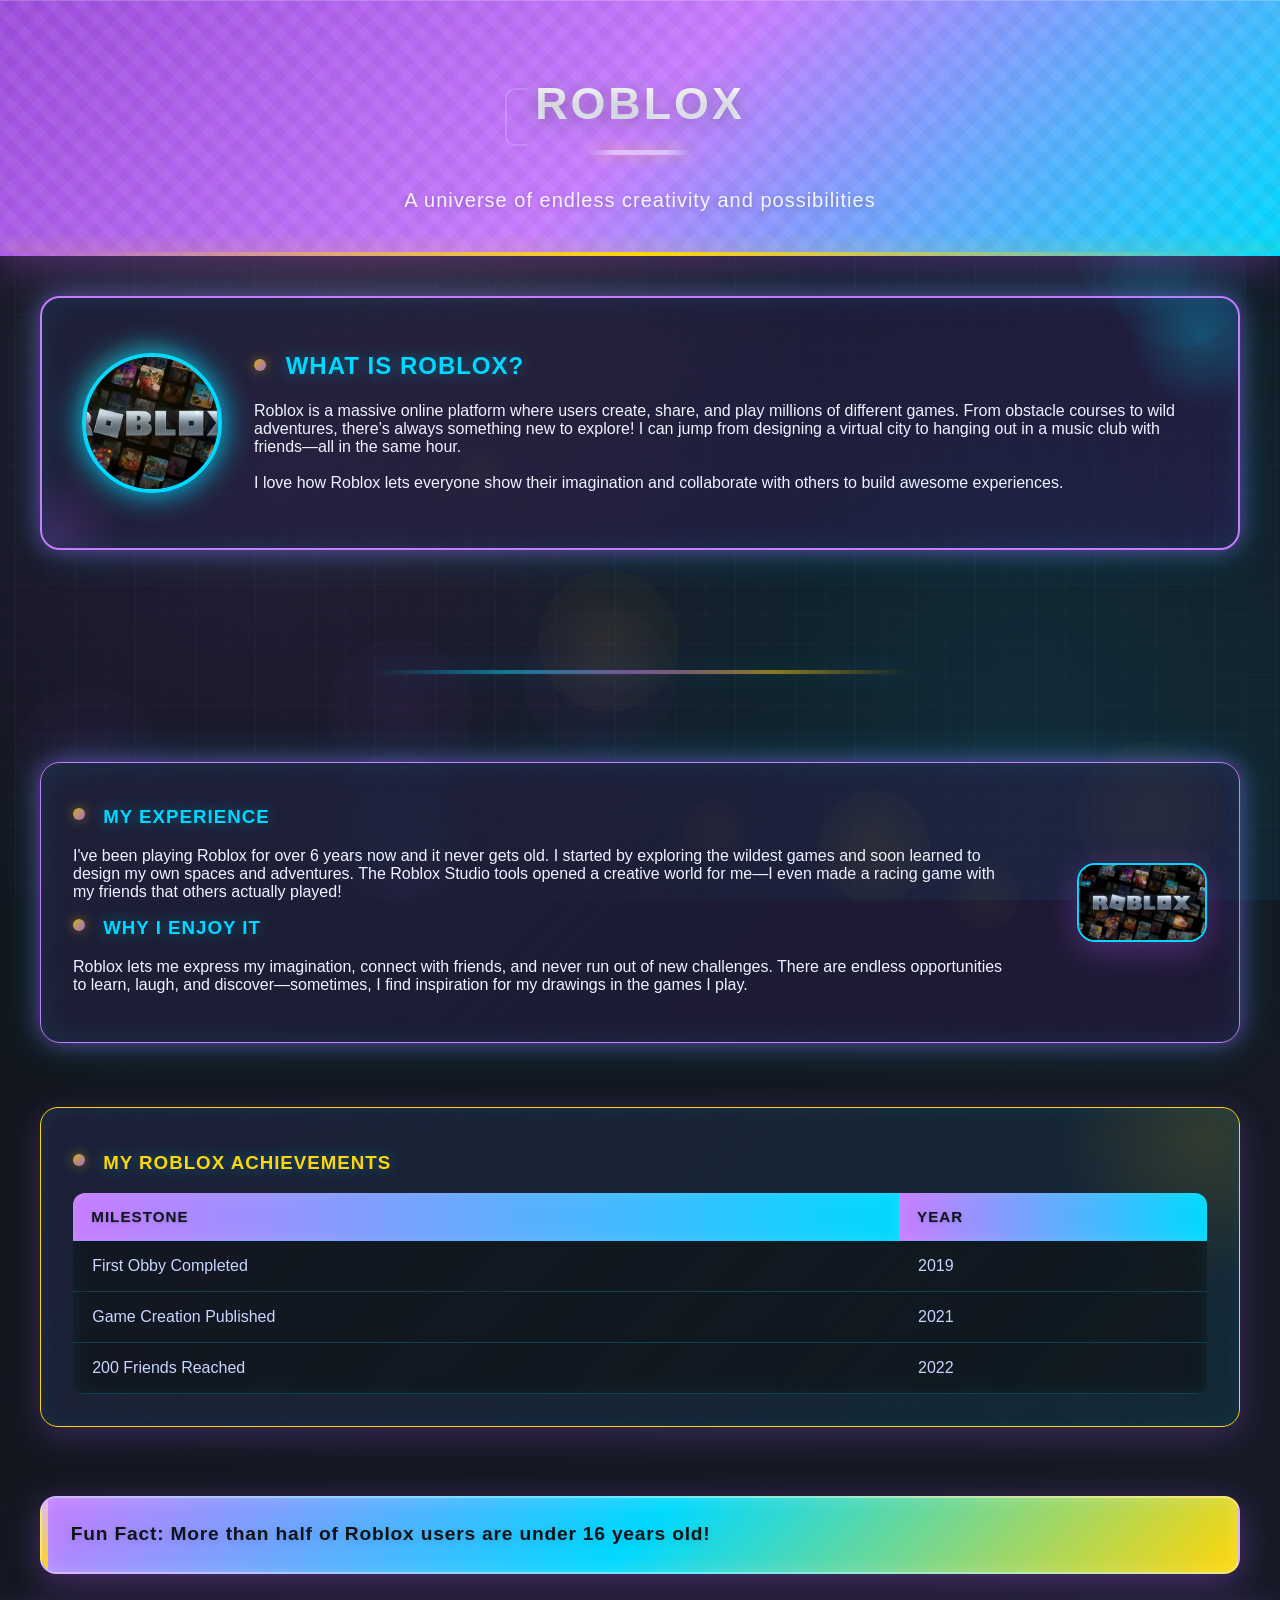
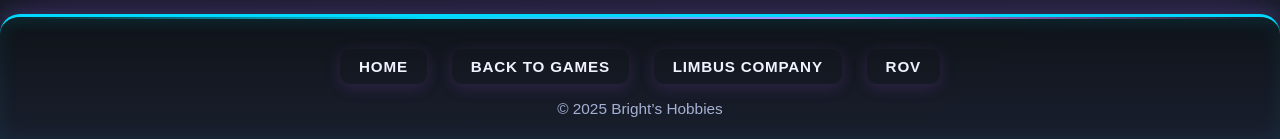
<file: roblox.html>
<!DOCTYPE html>
<html lang="en">
<head>
    <meta charset="UTF-8">
    <meta name="viewport" content="width=device-width, initial-scale=1.0">
    <title>Roblox - Bright's Hobbies</title>
    <link rel="stylesheet" href="style.css">
    <script src="decorations.js"></script>
    <script src="page-transitions-advanced.js"></script>
</head>
<body>
    <header>
        <h1>
            <span aria-label="cube" style="font-size:1.08em;vertical-align:middle;"></span>
            Roblox
            <span aria-label="sparkle" style="font-size:1.02em;vertical-align:middle;"></span>
        </h1>
        <p class="subtitle">A universe of endless creativity and possibilities</p>
    </header>
    <main class="hobby-main">
        <section class="about-me">
            <img src="OIP.jpeg" alt="Roblox gameplay" class="profile-img">
            <div>
                <h2>
                    <span aria-label="game controller" style="font-size:1em;color:var(--accent2);vertical-align:middle;"></span>
                    What is Roblox?
                </h2>
                <p>
                    Roblox is a massive online platform where users create, share, and play millions of different games. 
                    From obstacle courses to wild adventures, there’s always something new to explore! I can jump from designing a virtual city to hanging out in a music club with friends—all in the same hour.
                    <br><br>
                    I love how Roblox lets everyone show their imagination and collaborate with others to build awesome experiences.
                </p>
            </div>
        </section>
        <hr class="section-divider">
        <section class="hobby-content" style="margin-top:0;">
            <div>
                <h3>
                    <span aria-label="clock" style="font-size:.97em;color:var(--accent2);vertical-align:middle;"></span>
                    My Experience
                </h3>
                <p>
                    I've been playing Roblox for over 6 years now and it never gets old. I started by exploring the wildest games and soon learned to design my own spaces and adventures.  
                    The Roblox Studio tools opened a creative world for me—I even made a racing game with my friends that others actually played!
                </p>
                <h3>
                    <span aria-label="heart" style="font-size:.97em;color:var(--accent);vertical-align:middle;"></span>
                    Why I Enjoy It
                </h3>
                <p>
                    Roblox lets me express my imagination, connect with friends, and never run out of new challenges. 
                    There are endless opportunities to learn, laugh, and discover—sometimes, I find inspiration for my drawings in the games I play.
                </p>
            </div>
            <img src="OIP.jpeg" alt="Roblox gameplay" class="hobby-img">
        </section>
        <section class="hobby-table-section">
            <h3>
                <span aria-label="trophy" style="font-size:.94em;color:var(--accent3);vertical-align:middle;"></span>
                My Roblox Achievements
            </h3>
            <table>
                <tr>
                    <th>Milestone</th>
                    <th>Year</th>
                </tr>
                <tr>
                    <td>First Obby Completed <span aria-label="flag"></span></td>
                    <td>2019</td>
                </tr>
                <tr>
                    <td>Game Creation Published <span aria-label="rocket"></span></td>
                    <td>2021</td>
                </tr>
                <tr>
                    <td>200 Friends Reached <span aria-label="friends"></span></td>
                    <td>2022</td>
                </tr>
            </table>
        </section>
        <aside>
            <span style="font-size:1.13em;vertical-align:middle;"></span>
            <strong>Fun Fact:</strong> More than half of Roblox users are under 16 years old!
        </aside>
    </main>
    <footer>
        <nav>
            <a href="index.html">Home</a>
            <a href="games.html">Back to Games</a>
            <a href="limbus.html">Limbus Company</a>
            <a href="rov.html">ROV</a>
        </nav>
        <p>&copy; 2025 Bright’s Hobbies</p>
    </footer>
</body>
</html>
</file>
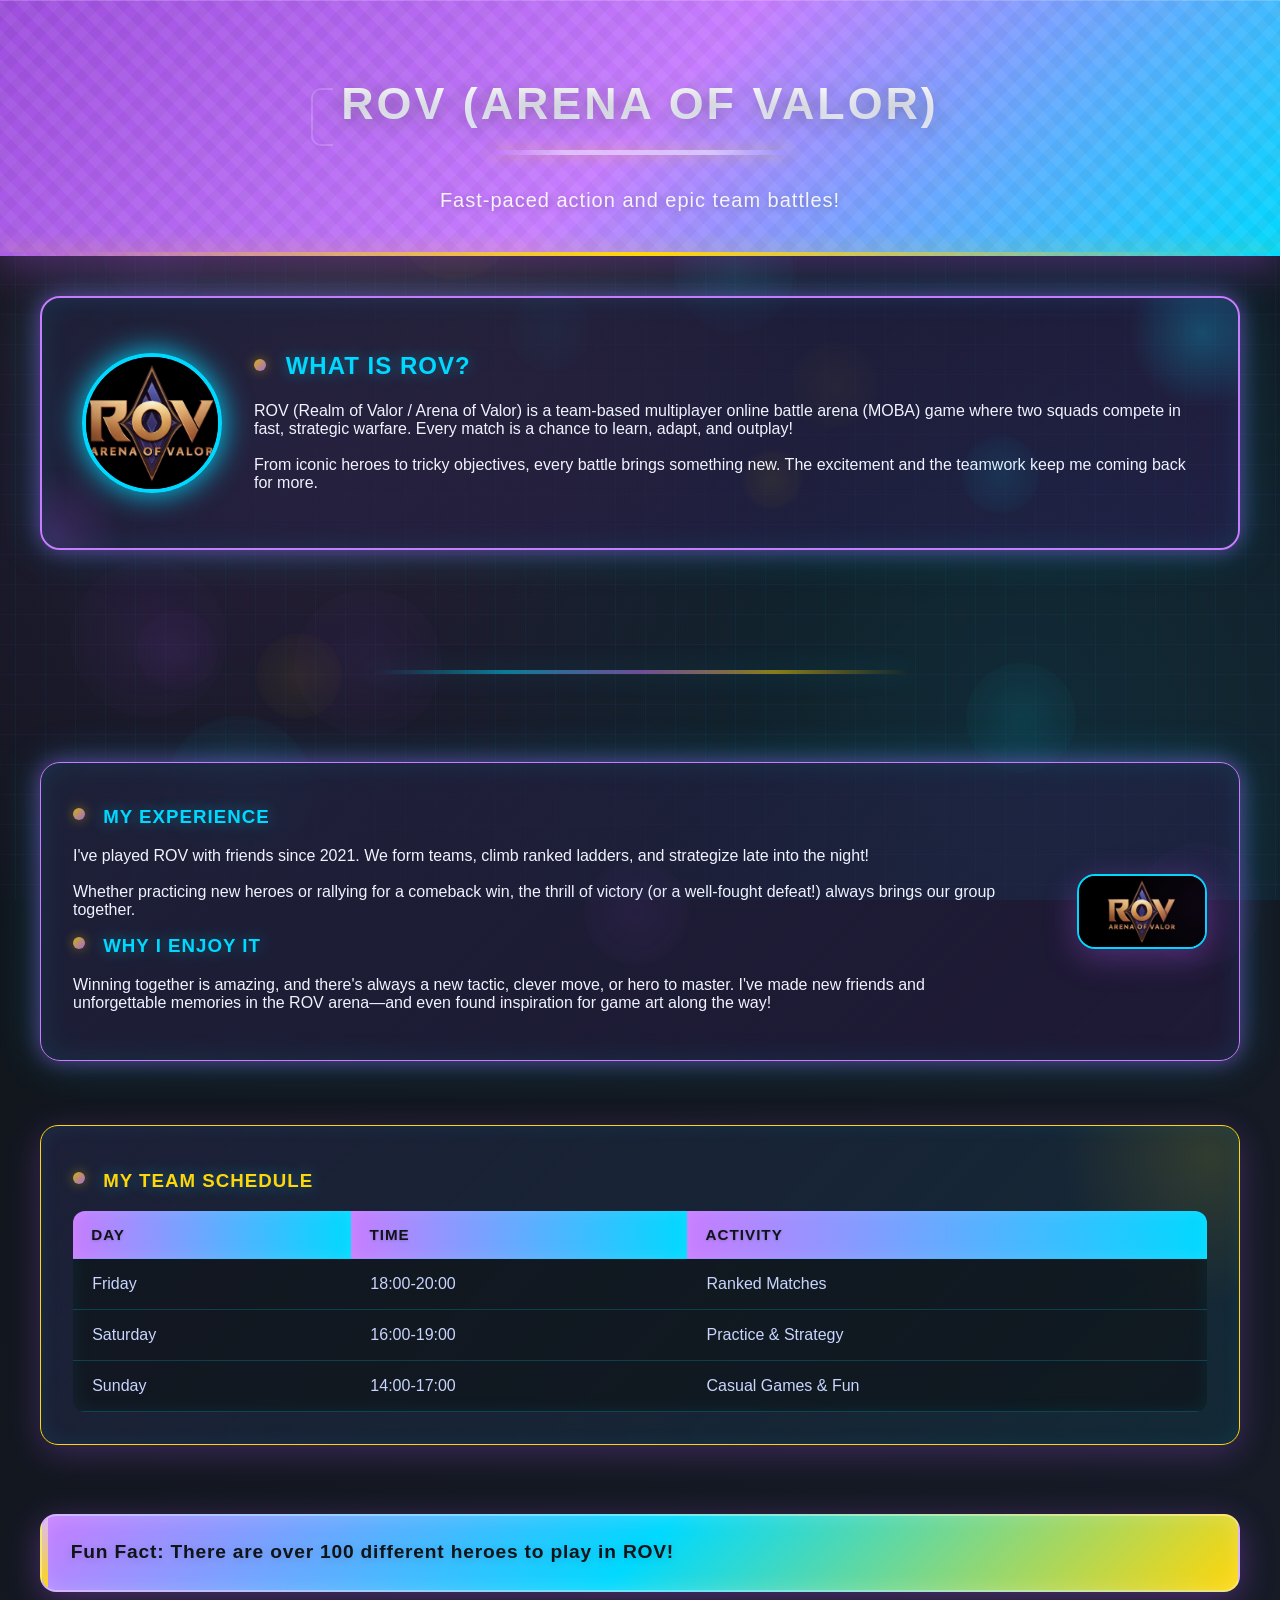
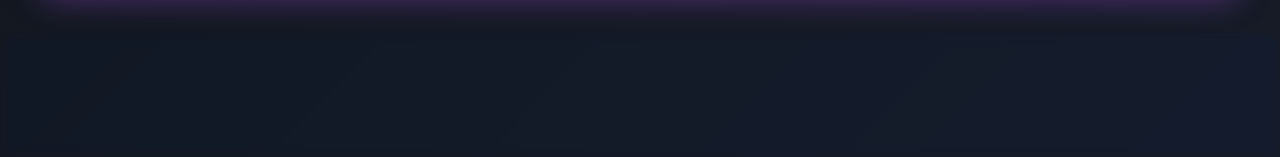
<file: rov.html>
<!DOCTYPE html>
<html lang="en">
<head>
    <meta charset="UTF-8">
    <meta name="viewport" content="width=device-width, initial-scale=1.0">
    <title>ROV - Bright's Hobbies</title>
    <link rel="stylesheet" href="style.css">
    <script src="decorations.js"></script>
    <script src="page-transitions-advanced.js"></script>
</head>
<body>
    <header>
        <h1>
            <span aria-label="crossed swords" style="font-size:1.09em;vertical-align:middle;"></span>
            ROV (Arena of Valor)
            <span aria-label="fire" style="font-size:1.05em;vertical-align:middle;"></span>
        </h1>
        <p class="subtitle">Fast-paced action and epic team battles!</p>
    </header>
    <main class="hobby-main">
        <section class="about-me">
            <img src="rov.jpeg" alt="ROV battle" class="profile-img">
            <div>
                <h2>
                    <span aria-label="zap" style="font-size:1em;color:gold;vertical-align:middle;"></span>
                    What is ROV?
                </h2>
                <p>
                    ROV (Realm of Valor / Arena of Valor) is a team-based multiplayer online battle arena (MOBA) game where two squads compete in fast, strategic warfare. Every match is a chance to learn, adapt, and outplay!
                    <br><br>
                    From iconic heroes to tricky objectives, every battle brings something new. The excitement and the teamwork keep me coming back for more.
                </p>
            </div>
        </section>
        <hr class="section-divider">
        <section class="hobby-content" style="margin-top:0;">
            <div>
                <h3>
                    <span aria-label="clock" style="font-size:.97em;color:var(--accent2);vertical-align:middle;"></span>
                    My Experience
                </h3>
                <p>
                    I've played ROV with friends since 2021. We form teams, climb ranked ladders, and strategize late into the night!
                    <br><br>
                    Whether practicing new heroes or rallying for a comeback win, the thrill of victory (or a well-fought defeat!) always brings our group together.
                </p>
                <h3>
                    <span aria-label="rocket" style="font-size:.97em;color:var(--accent);vertical-align:middle;"></span>
                    Why I Enjoy It
                </h3>
                <p>
                    Winning together is amazing, and there's always a new tactic, clever move, or hero to master.  
                    I've made new friends and unforgettable memories in the ROV arena—and even found inspiration for game art along the way!
                </p>
            </div>
            <img src="rov.jpeg" alt="ROV battle" class="hobby-img">
        </section>
        <section class="hobby-table-section">
            <h3>
                <span aria-label="calendar" style="font-size:.97em;color:var(--accent3);vertical-align:middle;"></span>
                My Team Schedule
            </h3>
            <table>
                <tr>
                    <th>Day</th>
                    <th>Time</th>
                    <th>Activity</th>
                </tr>
                <tr>
                    <td>Friday <span aria-label="friday"></span></td>
                    <td>18:00-20:00</td>
                    <td>Ranked Matches</td>
                </tr>
                <tr>
                    <td>Saturday <span aria-label="saturday"></span></td>
                    <td>16:00-19:00</td>
                    <td>Practice & Strategy</td>
                </tr>
                <tr>
                    <td>Sunday <span aria-label="sunday"></span></td>
                    <td>14:00-17:00</td>
                    <td>Casual Games & Fun</td>
                </tr>
            </table>
        </section>
        <aside>
            <span style="font-size:1.17em;vertical-align:middle;"></span>
            <strong>Fun Fact:</strong> There are over 100 different heroes to play in ROV!
        </aside>
    </main>
    <footer>
        <nav>
            <a href="index.html">Home</a>
            <a href="games.html">Back to Games</a>
            <a href="roblox.html">Roblox</a>
            <a href="limbus.html">Limbus Company</a>
        </nav>
        <p>&copy; 2025 Bright’s Hobbies</p>
    </footer>
</body>
</html>
</file>
<file: style.css>
:root {

    --bg1: #0f1419;
    --bg2: #1a1f2e;
    --primary: #9d4edd;
    --primary-light: #c77dff;
    --primary-dark: #5a189a;
    --accent-teal: #00d9ff;
    --accent-gold: #ffd60a;
    --accent-pink: #ff006e;
    --text: #f0f3ff;
    --text-secondary: #c8d6ff;
    --card-bg: #1e2139;
    --glass: rgba(15, 20, 25, 0.7);
    --neon-glow: 0 0 20px #9d4edd88, 0 0 40px #00d9ff44;
    --shadow: 0 4px 20px rgba(157, 78, 221, 0.2);
}

* {
    box-sizing: border-box;
}

body {
    margin: 0;
    font-family: 'Segoe UI', 'Roboto', 'Inter', Arial, sans-serif;
    min-height: 100vh;
    color: var(--text);
    background: linear-gradient(135deg, var(--bg1) 0%, var(--bg2) 50%, var(--primary-dark) 100%);
    background-size: 300% 300%;
    animation: animateBG 15s ease-in-out infinite;
    display: flex;
    flex-direction: column;
    position: relative;
    overflow-x: hidden;
}

@keyframes animateBG {
    0% { background-position: 0% 50%; }
    50% { background-position: 100% 50%; }
    100% { background-position: 0% 50%; }
}


body::before {
    content: "";
    position: fixed;
    top: 0;
    left: 0;
    width: 100%;
    height: 100%;
    background: 
        radial-gradient(circle at 20% 50%, rgba(157, 78, 221, 0.15) 0%, transparent 50%),
        radial-gradient(circle at 80% 80%, rgba(0, 217, 255, 0.1) 0%, transparent 50%),
        radial-gradient(circle at 30% 20%, rgba(255, 214, 10, 0.08) 0%, transparent 40%);
    animation: gradientShift 20s ease-in-out infinite;
    pointer-events: none;
    z-index: 0;
}

@keyframes gradientShift {
    0%, 100% { 
        background: 
            radial-gradient(circle at 20% 50%, rgba(157, 78, 221, 0.15) 0%, transparent 50%),
            radial-gradient(circle at 80% 80%, rgba(0, 217, 255, 0.1) 0%, transparent 50%),
            radial-gradient(circle at 30% 20%, rgba(255, 214, 10, 0.08) 0%, transparent 40%);
    }
    50% { 
        background: 
            radial-gradient(circle at 80% 50%, rgba(157, 78, 221, 0.15) 0%, transparent 50%),
            radial-gradient(circle at 20% 80%, rgba(0, 217, 255, 0.1) 0%, transparent 50%),
            radial-gradient(circle at 70% 80%, rgba(255, 214, 10, 0.08) 0%, transparent 40%);
    }
}


body::after {
    content: "";
    position: fixed;
    top: 0;
    left: 0;
    width: 100%;
    height: 100%;
    background-image: 
        linear-gradient(0deg, transparent 24%, rgba(157, 78, 221, 0.05) 25%, rgba(157, 78, 221, 0.05) 26%, transparent 27%, transparent 74%, rgba(157, 78, 221, 0.05) 75%, rgba(157, 78, 221, 0.05) 76%, transparent 77%, transparent),
        linear-gradient(90deg, transparent 24%, rgba(0, 217, 255, 0.04) 25%, rgba(0, 217, 255, 0.04) 26%, transparent 27%, transparent 74%, rgba(0, 217, 255, 0.04) 75%, rgba(0, 217, 255, 0.04) 76%, transparent 77%, transparent);
    background-size: 60px 60px;
    pointer-events: none;
    z-index: 0;
    animation: gridMove 20s linear infinite;
}

@keyframes gridMove {
    0% { background-position: 0 0; }
    100% { background-position: 60px 60px; }
}

main, footer {
    position: relative;
    z-index: 2;
}


header {
    padding: 3rem 1rem 1.5rem 1rem;
    background: linear-gradient(135deg, var(--primary) 0%, var(--primary-light) 50%, var(--accent-teal) 100%);
    color: white;
    text-align: center;
    position: relative;
    box-shadow: 0 10px 40px rgba(157, 78, 221, 0.4), inset 0 1px 0 rgba(255,255,255,0.2);
    z-index: 10;
    overflow: hidden;
}


header::before {
    content: "";
    position: absolute;
    top: 0;
    left: 0;
    right: 0;
    bottom: 0;
    background: 
        repeating-linear-gradient(45deg, transparent, transparent 10px, rgba(255,255,255,0.05) 10px, rgba(255,255,255,0.05) 20px),
        repeating-linear-gradient(-45deg, transparent, transparent 10px, rgba(0,0,0,0.03) 10px, rgba(0,0,0,0.03) 20px);
    pointer-events: none;
}

header::after {
    content: "";
    position: absolute;
    bottom: 0;
    left: 0;
    right: 0;
    height: 4px;
    background: linear-gradient(90deg, transparent, var(--accent-gold), transparent);
    box-shadow: 0 0 20px rgba(255, 214, 10, 0.6);
}

header h1 {
    margin-bottom: 0.3em;
    font-size: 2.8rem;
    letter-spacing: 3px;
    text-shadow: 0 4px 20px rgba(0,0,0,0.3), 0 0 30px rgba(255,255,255,0.2);
    display: inline-block;
    position: relative;
    z-index: 2;
    font-weight: 900;
    text-transform: uppercase;
    background: linear-gradient(180deg, #ffffff 0%, #e0e7ff 100%);
    -webkit-background-clip: text;
    -webkit-text-fill-color: transparent;
    background-clip: text;
}


header h1::before {
    content: "";
    position: absolute;
    left: -30px;
    top: 50%;
    transform: translateY(-50%);
    width: 20px;
    height: 70%;
    border: 2px solid rgba(255,255,255,0.3);
    border-right: none;
    border-radius: 10px 0 0 10px;
    opacity: 0.6;
    animation: bracketGlow 2s ease-in-out infinite;
}

@keyframes bracketGlow {
    0%, 100% { box-shadow: 0 0 0 rgba(255, 214, 10, 0); }
    50% { box-shadow: inset 0 0 10px rgba(255, 214, 10, 0.4); }
}

header h1::after {
    content: "";
    display: block;
    margin: 15px auto 0 auto;
    width: 50%;
    height: 5px;
    border-radius: 3px;
    background: linear-gradient(90deg, transparent, rgba(255,255,255,0.5) 25%, rgba(255,255,255,0.5) 75%, transparent);
    transition: all 0.4s cubic-bezier(0.36, 1, 0.49, 0.98);
    box-shadow: 0 0 15px rgba(255, 214, 10, 0.4);
}

header:hover h1::after { 
    width: 80%;
    box-shadow: 0 0 25px rgba(255, 214, 10, 0.7), 0 0 40px rgba(0, 217, 255, 0.4);
}

.subtitle {
    font-size: 1.25rem;
    font-weight: 300;
    opacity: 0.95;
    text-shadow: 0 2px 8px rgba(0,0,0,0.3);
    position: relative;
    z-index: 2;
    letter-spacing: 1px;
    color: rgba(255,255,255,0.95);
}

.header-inner {
    max-width: 1100px;
    margin: 0 auto;
    display: flex;
    flex-direction: column;
    align-items: center;
    gap: 0.8rem;
    padding: 0 0.6rem;
    position: relative;
    z-index: 2;
}

.primary-nav {
    margin-top: 1rem;
    width: 100%;
}

.primary-nav ul {
    list-style: none;
    margin: 0;
    padding: 0;
    display: flex;
    gap: 1rem;
    justify-content: center;
    align-items: center;
    flex-wrap: wrap;
}

.primary-nav a {
    color: rgba(255,255,255,0.9);
    text-decoration: none;
    font-weight: 700;
    font-size: 1.05rem;
    padding: 10px 20px;
    border-radius: 10px;
    margin: 0 2px;
    transition: all 0.3s ease;
    border: 2px solid transparent;
    outline: none;
    box-shadow: 0 4px 15px rgba(0,0,0,0.2);
    display: inline-block;
    position: relative;
    overflow: hidden;
    text-transform: uppercase;
    letter-spacing: 1px;
    font-size: 0.95rem;
}

.primary-nav a::before {
    content: "";
    position: absolute;
    top: 0;
    left: -100%;
    width: 100%;
    height: 100%;
    background: rgba(255,255,255,0.2);
    transition: left 0.3s ease;
    z-index: -1;
}

.primary-nav a:hover::before {
    left: 0;
}

.primary-nav a.current,
.primary-nav a:hover,
.primary-nav a:focus {
    background: rgba(255, 214, 10, 0.95);
    color: #0f1419;
    border: 2px solid rgba(255,255,255,0.5);
    box-shadow: 0 6px 20px rgba(255, 214, 10, 0.5), inset 0 0 15px rgba(255,255,255,0.2);
    transform: translateY(-3px);
}

@media (max-width: 700px) {
    header h1 {
        font-size: 1.8rem;
        letter-spacing: 2px;
    }
    .primary-nav a { 
        padding: 8px 14px; 
        font-size: 0.85rem;
    }
}


main.home-main {
    display: grid;
    grid-template-columns: 1fr 1.2fr;
    gap: 2.5rem;
    padding: 2.5rem;
}

@media (max-width: 900px) { 
    main.home-main { grid-template-columns: 1fr; } 
}

.about-me {
    background: linear-gradient(135deg, rgba(30, 33, 57, 0.9) 0%, rgba(90, 24, 154, 0.2) 100%);
    border-radius: 20px;
    box-shadow: var(--neon-glow), inset 0 0 30px rgba(0, 217, 255, 0.1);
    border: 2px solid var(--primary-light);
    padding: 2.5rem;
    display: flex;
    flex-direction: row;
    align-items: center;
    gap: 2rem;
    margin-bottom: 2rem;
    min-width: 220px;
    position: relative;
    overflow: hidden;
    transition: all 0.4s cubic-bezier(0.34, 1.56, 0.64, 1);
}


.about-me::before {
    content: "";
    position: absolute;
    top: -40px;
    right: -40px;
    width: 150px;
    height: 150px;
    background: radial-gradient(circle, rgba(0, 217, 255, 0.25) 0%, transparent 70%);
    border-radius: 50%;
    animation: float-elem 5s ease-in-out infinite;
    z-index: 1;
}

.about-me::after {
    content: "";
    position: absolute;
    bottom: -50px;
    left: -50px;
    width: 130px;
    height: 130px;
    background: radial-gradient(circle, rgba(157, 78, 221, 0.2) 0%, transparent 70%);
    border-radius: 50%;
    animation: float-elem 6s ease-in-out infinite reverse;
    z-index: 1;
}

@keyframes float-elem {
    0%, 100% { transform: translate(0, 0) scale(1); }
    50% { transform: translate(20px, -20px) scale(1.15); }
}

.about-me:hover {
    transform: translateY(-10px);
    box-shadow: 0 0 40px #9d4edd, 0 0 60px #00d9ff60, inset 0 0 40px rgba(0, 217, 255, 0.15);
    border-color: var(--accent-teal);
}

.about-me .profile-img {
    width: 140px;
    height: 140px;
    border-radius: 50%;
    object-fit: cover;
    border: 4px solid var(--accent-teal);
    box-shadow: 0 0 30px var(--accent-teal), inset 0 0 20px rgba(0, 217, 255, 0.2);
    transition: all 0.4s ease;
    flex-shrink: 0;
    position: relative;
    z-index: 3;
}

.about-me .profile-img::after {
    content: "";
    position: absolute;
    inset: -6px;
    border-radius: 50%;
    border: 2px solid var(--accent-gold);
    opacity: 0;
    animation: pulse-border 2.5s ease-in-out infinite;
}

@keyframes pulse-border {
    0%, 100% { transform: scale(1); opacity: 0; }
    50% { transform: scale(1.08); opacity: 0.8; }
}

.about-me .profile-img:hover {
    transform: scale(1.12) rotate(-5deg);
    filter: brightness(1.2);
    box-shadow: 0 0 40px var(--accent-teal), 0 0 60px rgba(0, 217, 255, 0.4), inset 0 0 25px rgba(0, 217, 255, 0.3);
}

@media (max-width: 700px) { 
    .about-me { 
        flex-direction: column; 
        text-align: center; 
        gap: 1rem;
    } 
}

.hobbies-list {
    background: linear-gradient(135deg, rgba(30, 33, 57, 0.9) 0%, rgba(0, 217, 255, 0.1) 100%);
    border-radius: 20px;
    padding: 2rem;
    min-width: 220px;
    box-shadow: var(--neon-glow), inset 0 0 30px rgba(0, 217, 255, 0.08);
    border: 2px solid var(--accent-teal);
    position: relative;
    overflow: hidden;
}

.hobbies-list::before {
    content: "";
    position: absolute;
    top: 0;
    right: 0;
    width: 200px;
    height: 200px;
    background: linear-gradient(135deg, rgba(0, 217, 255, 0.15) 0%, transparent 60%);
    border-radius: 0 0 0 200px;
    pointer-events: none;
}

.hobbies-list::after {
    content: "";
    position: absolute;
    bottom: 0;
    left: 0;
    width: 150px;
    height: 150px;
    background: linear-gradient(45deg, rgba(157, 78, 221, 0.12) 0%, transparent 60%);
    border-radius: 0 150px 0 0;
    pointer-events: none;
}

.hobbies-grid, .games-grid {
    display: flex;
    flex-direction: row;
    list-style: none;
    gap: 1.5rem;
    flex-wrap: wrap;
    padding: 0;
    margin: 1.5rem 0 0 0;
    justify-content: center;
    position: relative;
    z-index: 2;
}

.hobbies-grid li, .games-grid li {
    background: linear-gradient(135deg, rgba(30, 33, 57, 0.95) 0%, rgba(90, 24, 154, 0.15) 100%);
    border-radius: 18px;
    box-shadow: 0 8px 32px rgba(157, 78, 221, 0.25), inset 0 0 20px rgba(0, 217, 255, 0.08);
    position: relative;
    overflow: hidden;
    transition: all 0.35s cubic-bezier(0.34, 1.56, 0.64, 1);
    border: 1.5px solid rgba(0, 217, 255, 0.3);
}

.hobbies-grid li::before {
    content: "";
    position: absolute;
    top: -50%;
    right: -50%;
    width: 250px;
    height: 250px;
    background: radial-gradient(circle, rgba(0, 217, 255, 0.3) 0%, transparent 70%);
    opacity: 0;
    transition: opacity 0.3s ease;
    z-index: 1;
}

.hobbies-grid li::after {
    content: "";
    position: absolute;
    bottom: 0;
    left: 0;
    right: 0;
    height: 3px;
    background: linear-gradient(90deg, transparent, var(--accent-gold), var(--accent-teal), transparent);
    opacity: 0;
    transition: opacity 0.3s ease;
    z-index: 1;
    box-shadow: 0 0 10px rgba(255, 214, 10, 0.4);
}

.hobbies-grid li:hover, .games-grid li:hover {
    transform: translateY(-12px) scale(1.1) rotate(-2deg);
    box-shadow: 0 0 40px #9d4edd, 0 0 60px #00d9ff70, inset 0 0 30px rgba(0, 217, 255, 0.15);
    border-color: rgba(0, 217, 255, 0.6);
}

.hobbies-grid li:hover::before,
.hobbies-grid li:hover::after {
    opacity: 1;
}

.hobbies-grid a, .games-grid a {
    display: flex;
    flex-direction: column;
    align-items: center;
    text-decoration: none;
    color: var(--text);
    padding: 1.3rem 1.5rem;
    transition: color 0.2s;
    position: relative;
    z-index: 2;
}

.hobbies-grid a::after, .games-grid a::after {
    content: "→";
    position: absolute;
    bottom: 18px;
    right: 18px;
    font-size: 1.6em;
    color: var(--accent-gold);
    opacity: 0.15;
    pointer-events: none;
    transition: all 0.35s cubic-bezier(0.34, 1.56, 0.64, 1);
    font-weight: 900;
}

.hobbies-grid li:hover a::after { 
    opacity: 1;
    transform: translateX(8px) scale(1.3);
    color: var(--accent-teal);
}

.hobbies-grid a span, .games-grid a span {
    margin-top: 0.8em;
    font-weight: 800;
    font-size: 1.15rem;
    letter-spacing: 0.8px;
    text-shadow: 0 2px 10px rgba(157, 78, 221, 0.3);
    text-transform: uppercase;
}

.hobbies-grid img, .games-grid img {
    width: 75px;
    height: 75px;
    object-fit: cover;
    border-radius: 12px;
    filter: drop-shadow(0 4px 8px rgba(157, 78, 221, 0.3)) brightness(1.1);
    box-shadow: 0 4px 16px rgba(0, 217, 255, 0.2), inset 0 0 12px rgba(255,255,255,0.1);
    transition: all 0.4s cubic-bezier(0.34, 1.56, 0.64, 1);
    border: 2px solid rgba(0, 217, 255, 0.25);
}

.hobbies-grid li:hover img, .games-grid li:hover img {
    filter: drop-shadow(0 8px 20px rgba(0, 217, 255, 0.5)) brightness(1.3);
    transform: scale(1.2) rotate(-4deg);
    border-color: var(--accent-gold);
    box-shadow: 0 8px 24px rgba(0, 217, 255, 0.4), inset 0 0 15px rgba(0, 217, 255, 0.2);
}



.games-section {
    display: flex;
    flex-direction: column;
    align-items: center;
}

.games-section h2 {
    text-align: center;
    position: relative;
    color: var(--accent-teal);
    text-transform: uppercase;
    letter-spacing: 2px;
}

.games-section h2::after {
    content: "";
    display: block;
    width: 100px;
    height: 5px;
    background: linear-gradient(90deg, var(--primary-light), var(--accent-teal), var(--accent-gold));
    margin: 1.2em auto 0;
    border-radius: 3px;
    box-shadow: 0 0 20px rgba(0, 217, 255, 0.5), 0 0 40px rgba(157, 78, 221, 0.3);
}

.animated-cards-grid {
    display: grid;
    grid-template-columns: repeat(auto-fit, minmax(220px, 1fr));
    gap: 2.5rem;
    width: 100%;
    max-width: 900px;
    margin-top: 2rem;
}

.game-card {
    background: linear-gradient(135deg, rgba(30, 33, 57, 0.95) 0%, rgba(90, 24, 154, 0.2) 100%);
    border-radius: 20px;
    box-shadow: 0 8px 32px rgba(157, 78, 221, 0.3), inset 0 0 20px rgba(0, 217, 255, 0.08);
    overflow: hidden;
    cursor: pointer;
    transition: all 0.4s cubic-bezier(0.23, 1.02, 0.71, 0.97);
    position: relative;
    display: flex;
    flex-direction: column;
    align-items: center;
    min-height: 360px;
    text-align: center;
    border: 1.5px solid rgba(0, 217, 255, 0.3);
}

.game-card::before {
    content: "";
    position: absolute;
    top: 0;
    left: 0;
    right: 0;
    height: 5px;
    background: linear-gradient(90deg, var(--accent-gold), var(--primary-light), var(--accent-teal), transparent);
    opacity: 0;
    transition: opacity 0.3s ease, box-shadow 0.3s ease;
    box-shadow: 0 0 20px rgba(0, 217, 255, 0.6);
    z-index: 10;
}

.game-card::after {
    content: "";
    position: absolute;
    inset: 0;
    border-radius: 20px;
    background: radial-gradient(circle at 30% 30%, rgba(255,255,255,0.15) 0%, transparent 50%);
    opacity: 0;
    transition: opacity 0.3s ease;
    z-index: 1;
}

.game-card:hover::before,
.game-card:hover::after,
.game-card:focus-within::before,
.game-card:focus-within::after {
    opacity: 1;
}

.game-card:hover, .game-card:focus-within {
    transform: translateY(-18px) scale(1.08) rotate(-2deg);
    box-shadow: 0 0 50px #9d4edd, 0 0 80px #00d9ff70, inset 0 0 40px rgba(0, 217, 255, 0.15);
    background: linear-gradient(135deg, rgba(157, 78, 221, 0.2) 0%, var(--card-bg) 80%);
    border-color: rgba(0, 217, 255, 0.6);
}

.game-card img {
    width: 85%;
    max-width: 180px;
    height: 180px;
    object-fit: cover;
    margin-top: 1.5rem;
    border-radius: 16px;
    box-shadow: 0 8px 24px rgba(157, 78, 221, 0.4), inset 0 0 15px rgba(0, 217, 255, 0.1);
    transition: all 0.4s cubic-bezier(0.34, 1.56, 0.64, 1);
    border: 2px solid rgba(0, 217, 255, 0.25);
    position: relative;
    z-index: 2;
}

.game-card:hover img, .game-card:focus-within img {
    transform: scale(1.1) rotate(5deg);
    box-shadow: 0 12px 40px rgba(0, 217, 255, 0.5), inset 0 0 20px rgba(0, 217, 255, 0.2);
    border-color: var(--accent-gold);
}

.game-card-title {
    font-weight: 900;
    font-size: 1.25rem;
    letter-spacing: 1px;
    color: var(--accent-teal);
    margin: 1.5em 0 0 0;
    text-shadow: 0 0 15px rgba(0, 217, 255, 0.3);
    position: relative;
    z-index: 2;
    text-transform: uppercase;
}

.game-card-desc {
    color: var(--text-secondary);
    margin: 0.9em 1.2em 1.7em 1.2em;
    font-size: 1.04em;
    min-height: 70px;
    opacity: 0.9;
    position: relative;
    z-index: 2;
    line-height: 1.6;
}

.game-card-link {
    background: linear-gradient(135deg, var(--primary-light) 0%, var(--accent-teal) 100%);
    color: var(--bg1);
    text-decoration: none;
    font-weight: 700;
    padding: 0.6em 1.8em;
    border-radius: 10px;
    transition: all 0.3s ease;
    margin-bottom: 1.5em;
    box-shadow: 0 4px 16px rgba(157, 78, 221, 0.4), inset 0 0 10px rgba(255,255,255,0.2);
    border: none;
    outline: none;
    font-size: 1.05em;
    display: inline-block;
    position: relative;
    overflow: hidden;
    z-index: 2;
    cursor: pointer;
    text-transform: uppercase;
    letter-spacing: 1px;
}

.game-card-link::before {
    content: "";
    position: absolute;
    top: 0;
    left: -100%;
    width: 100%;
    height: 100%;
    background: rgba(255, 255, 255, 0.3);
    transition: left 0.4s ease;
    z-index: -1;
}

.game-card-link:hover::before {
    left: 100%;
}

.game-card-link:hover, .game-card-link:focus {
    background: linear-gradient(135deg, var(--accent-gold) 0%, var(--primary-light) 100%);
    color: var(--bg1);
    box-shadow: 0 8px 28px rgba(255, 214, 10, 0.5), inset 0 0 15px rgba(255,255,255,0.3);
    transform: translateY(-4px);
}

@media (max-width: 900px) {
    .animated-cards-grid {
        grid-template-columns: 1fr 1fr;
    }
}

@media (max-width: 650px) {
    .animated-cards-grid {
        grid-template-columns: 1fr;
        gap: 1.5rem;
    }
    .game-card {
        min-height: 330px;
    }
}



main.hobby-main {
    display: flex;
    flex-direction: column;
    gap: 2.5rem;
    padding: 2.5rem;
}

.hobby-content {
    display: flex;
    align-items: center;
    gap: 2.5rem;
    background: linear-gradient(135deg, rgba(30, 33, 57, 0.95) 0%, rgba(90, 24, 154, 0.15) 100%);
    border-radius: 20px;
    padding: 2rem;
    box-shadow: var(--neon-glow), inset 0 0 30px rgba(0, 217, 255, 0.1);
    position: relative;
    border: 1.5px solid var(--primary-light);
    transition: all 0.4s ease;
    overflow: hidden;
}

.hobby-content::before {
    content: "";
    position: absolute;
    top: -50%;
    right: -50%;
    width: 350px;
    height: 350px;
    background: radial-gradient(circle, rgba(0, 217, 255, 0.1) 0%, transparent 70%);
    opacity: 0;
    transition: all 0.4s ease;
    pointer-events: none;
    animation: float-slow 7s ease-in-out infinite paused;
}

.hobby-content::after {
    content: "";
    position: absolute;
    bottom: -40px;
    left: -40px;
    width: 180px;
    height: 180px;
    background: linear-gradient(135deg, rgba(157, 78, 221, 0.1) 0%, transparent 70%);
    border-radius: 50%;
    opacity: 0;
    transition: opacity 0.4s ease;
}

.hobby-content:hover::before {
    opacity: 1;
    animation-play-state: running;
}

.hobby-content:hover::after {
    opacity: 1;
}

@keyframes float-slow {
    0%, 100% { transform: translate(0, 0); }
    50% { transform: translate(25px, -25px); }
}

.hobby-content:hover {
    transform: translateY(-8px);
    box-shadow: 0 0 50px #9d4edd, 0 0 70px #00d9ff50, inset 0 0 40px rgba(0, 217, 255, 0.15);
    border-color: var(--accent-teal);
}

.hobby-content .hobby-img {
    width: 200px;
    min-width: 130px;
    max-height: 260px;
    border-radius: 18px;
    object-fit: cover;
    box-shadow: 0 8px 32px rgba(157, 78, 221, 0.4), inset 0 0 15px rgba(0, 217, 255, 0.1);
    margin: 0 0 0 1.5rem;
    transition: all 0.35s ease;
    border: 2px solid var(--accent-teal);
    position: relative;
    z-index: 2;
}

.hobby-content:hover .hobby-img:hover {
    transform: scale(1.14) rotate(4deg);
    box-shadow: 0 12px 48px rgba(0, 217, 255, 0.6), inset 0 0 25px rgba(0, 217, 255, 0.2);
    filter: brightness(1.2);
    border-color: var(--accent-gold);
}

@media (max-width: 1000px) {
    .hobby-content { 
        flex-direction: column; 
        align-items: flex-start; 
    }
    .hobby-content .hobby-img { 
        margin-left: 0; 
        margin-top: 1.5rem; 
    }
}

.hobby-table-section {
    background: linear-gradient(135deg, rgba(30, 33, 57, 0.95) 0%, rgba(0, 217, 255, 0.08) 100%);
    border-radius: 18px;
    margin-top: 1.5em;
    padding: 2em;
    border: 1.5px solid var(--accent-gold);
    box-shadow: 0 8px 32px rgba(157, 78, 221, 0.3), inset 0 0 20px rgba(0, 217, 255, 0.08);
    position: relative;
    overflow: hidden;
}

.hobby-table-section::before {
    content: "";
    position: absolute;
    top: -120px;
    right: -120px;
    width: 300px;
    height: 300px;
    background: radial-gradient(circle, rgba(255, 214, 10, 0.12) 0%, transparent 70%);
    pointer-events: none;
}

.hobby-table-section h3 {
    position: relative;
    z-index: 2;
    color: var(--accent-gold);
    text-transform: uppercase;
    letter-spacing: 1px;
}

table {
    width: 100%;
    border-collapse: collapse;
    background: var(--glass);
    margin-top: 1rem;
    border-radius: 12px;
    overflow: hidden;
    font-size: 1em;
    position: relative;
    z-index: 2;
    box-shadow: inset 0 0 20px rgba(0, 217, 255, 0.08);
}

th, td {
    padding: 1em 1.2em;
    text-align: left;
    border-bottom: 1px solid rgba(0, 217, 255, 0.2);
    transition: all 0.3s ease;
}

th {
    background: linear-gradient(90deg, var(--primary-light), var(--accent-teal));
    color: var(--bg1);
    font-weight: 800;
    letter-spacing: 1px;
    text-shadow: 0 1px 3px rgba(0,0,0,0.2);
    box-shadow: inset 0 0 15px rgba(255,255,255,0.1);
    text-transform: uppercase;
    font-size: 0.95em;
}

td {
    background: transparent;
    color: var(--text-secondary);
}

tr:hover td {
    background: rgba(0, 217, 255, 0.1);
    color: var(--accent-teal);
    padding-left: 1.5em;
}

aside {
    margin-top: 1.8rem;
    background: linear-gradient(135deg, var(--primary-light) 0%, var(--accent-teal) 50%, var(--accent-gold) 100%);
    color: var(--bg1);
    padding: 1.5rem 1.8rem;
    border-radius: 16px;
    font-size: 1.2rem;
    font-weight: 700;
    box-shadow: 0 8px 32px rgba(157, 78, 221, 0.4), inset 0 0 20px rgba(255,255,255,0.2);
    border: 2px solid rgba(255,255,255,0.4);
    text-shadow: 0 2px 8px rgba(0,0,0,0.15);
    letter-spacing: 0.8px;
    position: relative;
    overflow: hidden;
    transition: all 0.4s cubic-bezier(0.34, 1.56, 0.64, 1);
}

aside::before {
    content: "";
    position: absolute;
    left: 0;
    top: 0;
    bottom: 0;
    width: 6px;
    background: linear-gradient(180deg, rgba(255,255,255,0.4), var(--accent-gold));
    transform: scaleY(0);
    transform-origin: center;
    animation: sidebarExpand 0.7s cubic-bezier(0.34, 1.56, 0.64, 1) 0.2s forwards;
}

@keyframes sidebarExpand {
    to { transform: scaleY(1); }
}

aside:hover {
    transform: translateY(-6px);
    box-shadow: 0 12px 40px rgba(157, 78, 221, 0.5), inset 0 0 30px rgba(255,255,255,0.3);
}

aside strong { 
    color: var(--bg1);
    font-weight: 900;
}



.stats-section {
    display: grid;
    grid-template-columns: repeat(auto-fit, minmax(200px, 1fr));
    gap: 2rem;
    padding: 3rem 2rem;
    margin: 2rem 0;
}

.stats-grid {
    display: grid;
    grid-template-columns: repeat(auto-fit, minmax(200px, 1fr));
    gap: 2rem;
    width: 100%;
    grid-column: 1 / -1;
}

.stat-card {
    background: linear-gradient(135deg, rgba(0, 217, 255, 0.15) 0%, rgba(157, 78, 221, 0.15) 100%);
    border: 2px solid var(--accent-teal);
    border-radius: 18px;
    padding: 2rem;
    text-align: center;
    transition: all 0.4s cubic-bezier(0.34, 1.56, 0.64, 1);
    position: relative;
    overflow: hidden;
    box-shadow: 0 8px 32px rgba(157, 78, 221, 0.2), inset 0 0 20px rgba(0, 217, 255, 0.08);
}

.stat-card::before {
    content: "";
    position: absolute;
    top: -50%;
    right: -50%;
    width: 200px;
    height: 200px;
    background: radial-gradient(circle, rgba(0, 217, 255, 0.2) 0%, transparent 70%);
    opacity: 0;
    transition: opacity 0.3s ease;
    z-index: 1;
}

.stat-card:hover {
    transform: translateY(-10px) scale(1.05);
    box-shadow: 0 0 40px #9d4edd, 0 0 60px #00d9ff50, inset 0 0 30px rgba(0, 217, 255, 0.15);
    border-color: var(--accent-gold);
}

.stat-card:hover::before {
    opacity: 1;
}

.stat-number {
    font-size: 2.8rem;
    font-weight: 900;
    background: linear-gradient(135deg, var(--primary-light), var(--accent-teal));
    -webkit-background-clip: text;
    -webkit-text-fill-color: transparent;
    background-clip: text;
    margin-bottom: 0.5rem;
    text-shadow: 0 0 20px rgba(0, 217, 255, 0.3);
}

.stat-label {
    font-size: 1.1rem;
    font-weight: 700;
    color: var(--accent-teal);
    margin-bottom: 0.8rem;
    text-transform: uppercase;
    letter-spacing: 1px;
}

.stat-desc {
    color: var(--text-secondary);
    font-size: 0.95rem;
    margin: 0;
    line-height: 1.5;
}



.hobbies-section {
    display: grid;
    gap: 2rem;
    padding: 2rem 0;
}



.inspiration-section {
    background: linear-gradient(135deg, rgba(30, 33, 57, 0.9) 0%, rgba(90, 24, 154, 0.15) 100%);
    border: 1.5px solid var(--primary-light);
    border-radius: 20px;
    padding: 3rem 2rem;
    margin: 3rem 0;
    box-shadow: var(--neon-glow), inset 0 0 30px rgba(0, 217, 255, 0.08);
}

.inspiration-section h2 {
    text-align: center;
    margin-bottom: 2rem;
    color: var(--accent-teal);
}

.inspiration-grid {
    display: grid;
    grid-template-columns: repeat(auto-fit, minmax(250px, 1fr));
    gap: 2rem;
}

.inspiration-card {
    background: var(--glass);
    border: 1.5px solid rgba(0, 217, 255, 0.25);
    border-radius: 16px;
    padding: 2rem;
    text-align: center;
    transition: all 0.4s ease;
    position: relative;
    overflow: hidden;
}

.inspiration-card::before {
    content: "";
    position: absolute;
    top: 0;
    left: -100%;
    width: 100%;
    height: 100%;
    background: linear-gradient(90deg, transparent, rgba(0, 217, 255, 0.1), transparent);
    transition: left 0.5s ease;
}

.inspiration-card:hover::before {
    left: 100%;
}

.inspiration-card:hover {
    transform: translateY(-10px);
    box-shadow: 0 0 35px #9d4edd, 0 0 60px #00d9ff40;
    border-color: var(--accent-teal);
}

.inspiration-icon {
    font-size: 3rem;
    margin-bottom: 1rem;
    display: inline-block;
    transform: scale(1);
    transition: all 0.3s ease;
}

.inspiration-card:hover .inspiration-icon {
    transform: scale(1.2) rotate(10deg);
}

.inspiration-card h3 {
    color: var(--accent-gold);
    font-size: 1.3rem;
    margin-bottom: 0.8rem;
    text-transform: uppercase;
    letter-spacing: 1px;
}

.inspiration-card p {
    color: var(--text-secondary);
    line-height: 1.6;
    margin: 0;
}



.skills-section {
    padding: 3rem 2rem;
    margin: 2rem 0;
}

.skills-section h2 {
    text-align: center;
    margin-bottom: 2rem;
}

.skills-container {
    display: grid;
    grid-template-columns: repeat(auto-fit, minmax(250px, 1fr));
    gap: 2rem;
}

.skills-column {
    background: linear-gradient(135deg, rgba(30, 33, 57, 0.95) 0%, rgba(157, 78, 221, 0.15) 100%);
    border: 1.5px solid var(--accent-teal);
    border-radius: 16px;
    padding: 2rem;
    transition: all 0.4s ease;
    box-shadow: 0 8px 32px rgba(157, 78, 221, 0.2), inset 0 0 20px rgba(0, 217, 255, 0.08);
}

.skills-column:hover {
    transform: translateY(-8px);
    box-shadow: 0 0 40px #9d4edd, 0 0 60px #00d9ff50;
    border-color: var(--accent-gold);
}

.skills-column h3 {
    color: var(--accent-gold);
    margin-top: 0;
    margin-bottom: 1.5rem;
    text-transform: uppercase;
    letter-spacing: 1px;
    font-size: 1.2rem;
}

.skills-list {
    list-style: none;
    padding: 0;
    margin: 0;
}

.skills-list li {
    color: var(--text-secondary);
    padding: 0.7rem 0;
    padding-left: 1.5rem;
    position: relative;
    border-bottom: 1px solid rgba(0, 217, 255, 0.1);
    transition: all 0.2s ease;
}

.skills-list li:last-child {
    border-bottom: none;
}

.skills-list li::before {
    content: "▸";
    position: absolute;
    left: 0;
    color: var(--accent-teal);
    font-weight: bold;
    font-size: 1.3em;
}

.skills-list li:hover {
    color: var(--accent-teal);
    padding-left: 2rem;
}



.featured-section {
    padding: 3rem 2rem;
    margin: 2rem 0;
}

.featured-section h2 {
    text-align: center;
    margin-bottom: 2rem;
}

.featured-grid {
    display: grid;
    grid-template-columns: repeat(auto-fit, minmax(280px, 1fr));
    gap: 2rem;
}

.featured-card {
    background: linear-gradient(135deg, rgba(30, 33, 57, 0.95) 0%, rgba(90, 24, 154, 0.2) 100%);
    border: 2px solid var(--primary-light);
    border-radius: 18px;
    height: 280px;
    display: flex;
    align-items: flex-end;
    padding: 2rem;
    position: relative;
    overflow: hidden;
    cursor: pointer;
    transition: all 0.4s cubic-bezier(0.34, 1.56, 0.64, 1);
    box-shadow: 0 8px 32px rgba(157, 78, 221, 0.3), inset 0 0 20px rgba(0, 217, 255, 0.08);
}

.featured-drawing {
    background: linear-gradient(135deg, rgba(157, 78, 221, 0.25) 0%, rgba(90, 24, 154, 0.2) 100%), url('https://images.unsplash.com/photo-1506744038136-46273834b3fb?auto=format&fit=crop&w=600&q=80');
    background-size: cover;
    background-position: center;
}

.featured-music {
    background: linear-gradient(135deg, rgba(0, 217, 255, 0.25) 0%, rgba(157, 78, 221, 0.15) 100%), url('https://images.unsplash.com/photo-1511671782779-c97d3d27a1d4?auto=format&fit=crop&w=600&q=80');
    background-size: cover;
    background-position: center;
}

.featured-games {
    background: linear-gradient(135deg, rgba(255, 214, 10, 0.15) 0%, rgba(157, 78, 221, 0.2) 100%), url('https://images.unsplash.com/photo-1511512578047-dfb367046420?auto=format&fit=crop&w=600&q=80');
    background-size: cover;
    background-position: center;
}

.featured-card::before {
    content: "";
    position: absolute;
    top: 0;
    left: 0;
    right: 0;
    bottom: 0;
    background: linear-gradient(180deg, transparent 0%, rgba(15, 20, 25, 0.95) 70%);
    z-index: 1;
}

.featured-content {
    position: relative;
    z-index: 2;
    width: 100%;
}

.featured-card h3 {
    color: var(--accent-teal);
    margin: 0 0 0.8rem 0;
    font-size: 1.4rem;
    text-transform: uppercase;
    letter-spacing: 1px;
}

.featured-card p {
    color: var(--text-secondary);
    margin: 0 0 1.3rem 0;
    font-size: 0.95rem;
    line-height: 1.6;
}

.featured-link {
    display: inline-block;
    background: linear-gradient(135deg, var(--primary-light), var(--accent-teal));
    color: var(--bg1);
    text-decoration: none;
    padding: 0.8em 1.8em;
    border-radius: 10px;
    font-weight: 700;
    text-transform: uppercase;
    letter-spacing: 1px;
    font-size: 0.9rem;
    transition: all 0.3s ease;
    box-shadow: 0 4px 15px rgba(157, 78, 221, 0.3);
    border: none;
    cursor: pointer;
}

.featured-link:hover {
    transform: translateY(-4px);
    box-shadow: 0 8px 25px rgba(0, 217, 255, 0.4);
    background: linear-gradient(135deg, var(--accent-gold), var(--primary-light));
}

.featured-card:hover {
    transform: translateY(-12px) scale(1.05);
    box-shadow: 0 0 50px #9d4edd, 0 0 80px #00d9ff50;
    border-color: var(--accent-gold);
}



.connect-section {
    background: linear-gradient(135deg, var(--primary-light) 0%, var(--accent-teal) 50%, var(--accent-gold) 100%);
    color: var(--bg1);
    padding: 3rem 2rem;
    border-radius: 18px;
    text-align: center;
    margin: 3rem 0;
    box-shadow: 0 12px 40px rgba(157, 78, 221, 0.4), inset 0 0 20px rgba(255,255,255,0.2);
    position: relative;
    overflow: hidden;
}

.connect-section::before {
    content: "";
    position: absolute;
    top: -50%;
    right: -50%;
    width: 300px;
    height: 300px;
    background: radial-gradient(circle, rgba(255,255,255,0.15) 0%, transparent 70%);
    pointer-events: none;
}

.connect-section h2 {
    color: var(--bg1);
    text-shadow: 0 2px 8px rgba(0,0,0,0.2);
    margin-bottom: 1rem;
    position: relative;
    z-index: 2;
}

.connect-section h2::before {
    display: none;
}

.connect-section p {
    color: rgba(15, 20, 25, 0.9);
    font-size: 1.1rem;
    max-width: 600px;
    margin: 0 auto 2rem;
    line-height: 1.8;
    position: relative;
    z-index: 2;
}

.connect-buttons {
    display: flex;
    gap: 1.5rem;
    justify-content: center;
    flex-wrap: wrap;
    position: relative;
    z-index: 2;
}

.connect-btn {
    background: rgba(15, 20, 25, 0.9);
    color: var(--accent-teal);
    border: 2px solid rgba(15, 20, 25, 0.9);
    padding: 1em 2.5em;
    border-radius: 12px;
    font-weight: 700;
    font-size: 1.05rem;
    text-transform: uppercase;
    letter-spacing: 1px;
    cursor: pointer;
    transition: all 0.3s ease;
    text-decoration: none;
    display: inline-block;
    box-shadow: inset 0 0 15px rgba(0,0,0,0.2);
}

.connect-btn:hover {
    transform: translateY(-4px);
    box-shadow: 0 8px 25px rgba(0,0,0,0.3), inset 0 0 15px rgba(0,0,0,0.1);
    background: rgba(0, 0, 0, 0.8);
    color: var(--accent-gold);
}

.connect-btn-secondary {
    background: transparent;
    color: var(--bg1);
    border: 2px solid var(--bg1);
}

.connect-btn-secondary:hover {
    background: var(--bg1);
    color: var(--accent-teal);
}



.quote {
    margin: 3rem auto 1rem auto;
    max-width: 700px;
    background: linear-gradient(135deg, rgba(0, 217, 255, 0.1) 0%, rgba(157, 78, 221, 0.1) 100%);
    padding: 2rem 1.5rem;
    border-radius: 16px;
    border-left: 6px solid var(--accent-gold);
    box-shadow: 0 8px 32px rgba(157, 78, 221, 0.2), inset 0 0 20px rgba(0, 217, 255, 0.08);
    font-size: 1.2em;
    font-weight: 500;
    color: var(--text-secondary);
    text-align: center;
    position: relative;
    animation: fadeInScale 0.8s ease-out;
}

@keyframes fadeInScale {
    from {
        opacity: 0;
        transform: scale(0.95);
    }
    to {
        opacity: 1;
        transform: scale(1);
    }
}

.quote em {
    color: var(--accent-teal);
    font-style: italic;
    text-shadow: 0 0 15px rgba(0, 217, 255, 0.2);
}



@media (max-width: 900px) {
    .stats-grid,
    .inspiration-grid,
    .skills-container,
    .featured-grid {
        grid-template-columns: 1fr;
    }
    
    .connect-buttons {
        flex-direction: column;
        align-items: center;
    }
    
    .connect-btn {
        width: 100%;
        max-width: 300px;
    }
}

@media (max-width: 600px) {
    .stats-section,
    .inspiration-section,
    .skills-section,
    .featured-section,
    .connect-section {
        padding: 2rem 1rem;
    }
    
    .stat-number {
        font-size: 2rem;
    }
    
    .featured-card {
        height: 240px;
    }
    
    .connect-section h2 {
        font-size: 1.6rem;
    }
    
    .quote {
        font-size: 1rem;
        padding: 1.5rem 1rem;
    }
}



footer {
    background: linear-gradient(180deg, rgba(15, 20, 25, 0.98) 0%, rgba(26, 31, 46, 0.98) 100%);
    color: var(--text);
    text-align: center;
    padding: 2rem 1.5rem 1.3rem 1.5rem;
    margin-top: auto;
    font-size: 1rem;
    border-top: 3px solid var(--accent-teal);
    box-shadow: 0 -6px 30px rgba(157, 78, 221, 0.3), inset 0 1px 20px rgba(0, 217, 255, 0.08);
    backdrop-filter: blur(5px) saturate(1.4);
    border-radius: 20px 20px 0 0;
    position: relative;
    z-index: 10;
}

footer::before {
    content: "";
    position: absolute;
    top: 0;
    left: 0;
    right: 0;
    height: 2px;
    background: linear-gradient(90deg, transparent, var(--accent-teal), var(--primary-light), transparent);
    box-shadow: 0 0 15px rgba(0, 217, 255, 0.4);
}

footer nav {
    margin-bottom: 1em;
    display: flex;
    justify-content: center;
    gap: 1.3em;
    flex-wrap: wrap;
}

footer a {
    color: var(--text);
    text-decoration: none;
    font-weight: 700;
    font-size: 1.05em;
    padding: 8px 18px;
    border-radius: 10px;
    margin: 0 2px;
    transition: all 0.3s ease;
    border: 1.5px solid transparent;
    outline: none;
    box-shadow: 0 4px 15px rgba(157, 78, 221, 0.2);
    position: relative;
    overflow: hidden;
    display: inline-block;
    text-transform: uppercase;
    letter-spacing: 0.8px;
    font-size: 0.95em;
}

footer a::before {
    content: "";
    position: absolute;
    bottom: 0;
    left: 0;
    width: 100%;
    height: 0;
    background: rgba(0, 217, 255, 0.15);
    transition: height 0.3s ease;
}

footer a:hover::before {
    height: 100%;
}

footer a.current, footer a:hover, footer a:focus {
    background: linear-gradient(135deg, var(--primary-light) 0%, var(--accent-teal) 100%);
    color: var(--bg1);
    border: 1.5px solid rgba(255,255,255,0.4);
    box-shadow: 0 6px 20px rgba(0, 217, 255, 0.4), inset 0 0 15px rgba(255,255,255,0.15);
    transform: translateY(-3px);
}

footer p {
    margin: 1em 0 0 0;
    font-size: 0.96em;
    opacity: 0.8;
    color: var(--text-secondary);
}



h2, h3 {
    color: var(--accent-teal);
    margin-top: 0.6em;
    letter-spacing: 1px;
    text-shadow: 0 0 15px rgba(0, 217, 255, 0.4);
    position: relative;
    font-weight: 800;
    text-transform: uppercase;
}

h2::before, h3::before {
    content: "";
    display: inline-block;
    background: linear-gradient(135deg, var(--accent-gold), var(--primary-light));
    width: 12px;
    height: 12px;
    border-radius: 50%;
    margin-right: 12px;
    margin-bottom: 3px;
    opacity: 0.8;
    animation: bounce 2.5s ease-in-out infinite;
    box-shadow: 0 0 12px rgba(255, 214, 10, 0.5);
}

@keyframes bounce {
    0%, 100% { transform: translateY(0); }
    50% { transform: translateY(-6px); }
}

ul {
    line-height: 1.8;
    margin-top: 0.7em;
    margin-bottom: 0.9em;
    padding-left: 1.5em;
}

.favorite-songs {
    list-style: none;
    padding-left: 0;
    margin-top: 0.7em;
    margin-bottom: 0.9em;
}

.favorite-songs li {
    margin: 0.4em 0;
    padding: 0.6em 1em;
    position: relative;
    transition: all 0.3s ease;
    border-radius: 8px;
    border-left: 3px solid var(--accent-gold);
}

.favorite-songs li::before {
    content: "♪";
    display: inline-block;
    margin-right: 0.8em;
    font-weight: bold;
    color: var(--accent-gold);
    font-size: 1.2em;
    animation: note-float 2.5s ease-in-out infinite;
}

@keyframes note-float {
    0%, 100% { transform: translateY(0) scale(1); opacity: 1; }
    50% { transform: translateY(-12px) scale(1.15); opacity: 0.6; }
}

.favorite-songs li:hover {
    background: rgba(0, 217, 255, 0.1);
    transform: translateX(12px);
    border-left-color: var(--accent-teal);
    padding-left: 1.3em;
}



hr {
    border: none;
    border-top: 2px dashed var(--primary-light);
    margin: 3em 0;
    opacity: .3;
    position: relative;
}

.section-divider {
    border: none;
    height: 4px;
    width: 45%;
    margin: 3em auto;
    background: linear-gradient(90deg, transparent, var(--accent-teal) 25%, var(--primary-light) 50%, var(--accent-gold) 75%, transparent);
    border-radius: 2px;
    opacity: 0.5;
    box-shadow: 0 0 25px rgba(0, 217, 255, 0.4), 0 0 50px rgba(157, 78, 221, 0.2);
}



.minigame-section {
    background: linear-gradient(135deg, rgba(30, 33, 57, 0.95) 0%, rgba(90, 24, 154, 0.2) 100%);
    border: 2px solid var(--accent-teal);
    border-radius: 20px;
    padding: 3rem 2rem;
    margin: 3rem 0;
    box-shadow: var(--neon-glow), inset 0 0 30px rgba(0, 217, 255, 0.08);
    position: relative;
    overflow: hidden;
}

.minigame-section::before {
    content: "";
    position: absolute;
    top: -50%;
    right: -50%;
    width: 300px;
    height: 300px;
    background: radial-gradient(circle, rgba(0, 217, 255, 0.1) 0%, transparent 70%);
    pointer-events: none;
}

.minigame-section h2 {
    text-align: center;
    color: var(--accent-teal);
    text-transform: uppercase;
    letter-spacing: 2px;
    font-size: 1.8rem;
    margin-bottom: 0.5rem;
    position: relative;
    z-index: 2;
}

.minigame-subtitle {
    text-align: center;
    color: var(--text-secondary);
    font-size: 1.05rem;
    margin-bottom: 2rem;
    position: relative;
    z-index: 2;
}

.minigame-container {
    background: rgba(15, 20, 25, 0.5);
    border: 1.5px solid rgba(0, 217, 255, 0.2);
    border-radius: 16px;
    padding: 2rem;
    backdrop-filter: blur(10px);
    position: relative;
    z-index: 2;
}

.game-info {
    display: grid;
    grid-template-columns: repeat(auto-fit, minmax(120px, 1fr));
    gap: 1.5rem;
    margin-bottom: 2rem;
    padding-bottom: 2rem;
    border-bottom: 2px solid rgba(0, 217, 255, 0.1);
}

.game-stat {
    background: linear-gradient(135deg, rgba(0, 217, 255, 0.15) 0%, rgba(157, 78, 221, 0.1) 100%);
    border: 1.5px solid var(--accent-teal);
    border-radius: 12px;
    padding: 1.2rem;
    text-align: center;
    transition: all 0.3s ease;
}

.game-stat:hover {
    transform: translateY(-4px);
    box-shadow: 0 0 20px rgba(0, 217, 255, 0.3);
    border-color: var(--accent-gold);
}

.game-stat .stat-label {
    display: block;
    color: var(--text-secondary);
    font-size: 0.85rem;
    text-transform: uppercase;
    letter-spacing: 0.5px;
    margin-bottom: 0.5rem;
    font-weight: 600;
}

.game-stat .stat-value {
    display: block;
    color: var(--accent-teal);
    font-size: 2rem;
    font-weight: 900;
    text-shadow: 0 0 15px rgba(0, 217, 255, 0.3);
}

.game-board {
    display: grid;
    gap: 1rem;
    margin-bottom: 2rem;
    padding: 1.5rem;
    background: rgba(15, 20, 25, 0.8);
    border-radius: 12px;
    border: 1px solid rgba(0, 217, 255, 0.1);
    min-height: 400px;
}

.game-square {
    background: linear-gradient(135deg, rgba(0, 217, 255, 0.8), rgba(157, 78, 221, 0.6));
    border: 2px solid rgba(0, 217, 255, 0.5);
    border-radius: 10px;
    cursor: pointer;
    transition: all 0.15s ease;
    box-shadow: 0 4px 15px rgba(0, 217, 255, 0.2);
    position: relative;
    overflow: hidden;
}

.game-square::before {
    content: "";
    position: absolute;
    inset: 0;
    background: radial-gradient(circle at 30% 30%, rgba(255,255,255,0.3), transparent);
    opacity: 0;
    transition: opacity 0.2s ease;
}

.game-square.active {
    animation: squareSpawn 0.3s cubic-bezier(0.34, 1.56, 0.64, 1);
}

@keyframes squareSpawn {
    from {
        transform: scale(0.8);
        opacity: 0;
    }
    to {
        transform: scale(1);
        opacity: 1;
    }
}

.game-square:hover {
    transform: scale(1.05);
    box-shadow: 0 8px 25px currentColor;
}

.game-square:hover::before {
    opacity: 1;
}

.game-square.clicked {
    animation: squareClick 0.3s ease;
    box-shadow: 0 0 30px currentColor, inset 0 0 20px rgba(255,255,255,0.5);
}

@keyframes squareClick {
    0% {
        transform: scale(1);
        filter: brightness(1);
    }
    50% {
        transform: scale(1.15);
        filter: brightness(1.3);
    }
    100% {
        transform: scale(1);
        filter: brightness(1);
    }
}

.game-controls {
    display: flex;
    justify-content: center;
    gap: 1.5rem;
    margin-bottom: 1.5rem;
    flex-wrap: wrap;
}

.game-btn {
    background: linear-gradient(135deg, var(--primary-light), var(--accent-teal));
    color: var(--bg1);
    border: none;
    padding: 1em 2.5em;
    border-radius: 12px;
    font-weight: 700;
    font-size: 1.05rem;
    text-transform: uppercase;
    letter-spacing: 1.5px;
    cursor: pointer;
    transition: all 0.3s ease;
    box-shadow: 0 6px 20px rgba(157, 78, 221, 0.4);
    position: relative;
    overflow: hidden;
}

.game-btn::before {
    content: "";
    position: absolute;
    top: 0;
    left: -100%;
    width: 100%;
    height: 100%;
    background: rgba(255, 255, 255, 0.2);
    transition: left 0.3s ease;
    z-index: -1;
}

.game-btn:hover::before {
    left: 100%;
}

.game-btn:hover {
    transform: translateY(-4px);
    box-shadow: 0 12px 35px rgba(0, 217, 255, 0.5);
}

.game-btn:active {
    transform: translateY(-2px);
}

.game-btn-restart {
    background: linear-gradient(135deg, var(--accent-gold), var(--primary-light));
}

.game-message {
    text-align: center;
    color: var(--accent-gold);
    font-size: 1.1rem;
    font-weight: 700;
    min-height: 100px;
    display: flex;
    align-items: center;
    justify-content: center;
}

.game-over-message {
    animation: fadeInScale 0.6s cubic-bezier(0.34, 1.56, 0.64, 1);
}

.game-over-message h3 {
    color: var(--accent-teal);
    font-size: 2rem;
    margin: 0 0 1rem 0;
    text-transform: uppercase;
    letter-spacing: 2px;
}

.game-over-message p {
    color: var(--text-secondary);
    font-size: 1.2rem;
    margin: 0.5rem 0;
}

.game-over-message strong {
    color: var(--accent-gold);
    font-weight: 900;
    font-size: 1.3em;
}

.level-up-message {
    position: fixed;
    top: 50%;
    left: 50%;
    transform: translate(-50%, -50%);
    font-size: 3rem;
    font-weight: 900;
    color: var(--accent-gold);
    text-shadow: 
        0 0 30px var(--accent-gold),
        0 0 60px var(--accent-teal);
    z-index: 99999;
    pointer-events: none;
    animation: levelUpPop 1.5s cubic-bezier(0.34, 1.56, 0.64, 1);
}

@keyframes levelUpPop {
    0% {
        transform: translate(-50%, -50%) scale(0);
        opacity: 1;
    }
    50% {
        transform: translate(-50%, -50%) scale(1.2);
        opacity: 1;
    }
    100% {
        transform: translate(-50%, -80%) scale(1);
        opacity: 0;
    }
}

.game-instructions {
    background: rgba(0, 217, 255, 0.08);
    border: 1.5px solid rgba(0, 217, 255, 0.2);
    border-radius: 12px;
    padding: 1.5rem;
    margin-top: 2rem;
    position: relative;
    z-index: 2;
}

.game-instructions h4 {
    color: var(--accent-teal);
    font-size: 1.1rem;
    margin: 0 0 1rem 0;
    text-transform: uppercase;
    letter-spacing: 1px;
}

.game-instructions ul {
    list-style: none;
    padding: 0;
    margin: 0;
}

.game-instructions li {
    color: var(--text-secondary);
    padding: 0.6rem 0;
    padding-left: 1.8rem;
    position: relative;
    font-size: 0.98rem;
}

.game-instructions li::before {
    content: "+";
    position: absolute;
    left: 0;
    color: var(--accent-gold);
    font-weight: bold;
    font-size: 1.2em;
}



@media (max-width: 800px) {
    .game-board {
        min-height: 350px;
    }
    
    .game-info {
        grid-template-columns: repeat(3, 1fr);
    }
}

@media (max-width: 600px) {
    .minigame-section {
        padding: 2rem 1rem;
    }
    
    .minigame-container {
        padding: 1.5rem;
    }
    
    .game-board {
        min-height: 300px;
        gap: 0.8rem;
        padding: 1rem;
    }
    
    .game-btn {
        padding: 0.8em 1.8em;
        font-size: 0.95rem;
        letter-spacing: 0.8px;
    }
}



@media (max-width: 600px) {
    body, .about-me, .hobbies-list, main, .hobby-content, .hobby-table-section {
        padding: 0.9em !important;
    }
    .hobby-img, .profile-img {
        width: 100px !important;
        height: 100px !important;
    }
    .hobby-content { gap: 0.8rem; }
    .about-me { gap: 0.9rem; }
    footer { font-size: 0.96rem; padding: 0.8rem 0.4rem; }
    .hobbies-grid img { width: 55px; height: 55px; }
    main { padding: 0.4rem !important; }
    
    header h1 {
        font-size: 1.6rem;
        letter-spacing: 1.5px;
    }
    
    .primary-nav a {
        padding: 6px 12px;
        font-size: 0.85rem;
    }
}

@media (max-width: 400px) {
    header h1 {
        font-size: 1.4rem;
        letter-spacing: 1px;
    }
    
    .subtitle {
        font-size: 1rem;
    }
    
    .primary-nav ul {
        gap: 0.4rem;
    }
    
    .primary-nav a {
        padding: 5px 10px;
        font-size: 0.78rem;
    }
}
</file>
